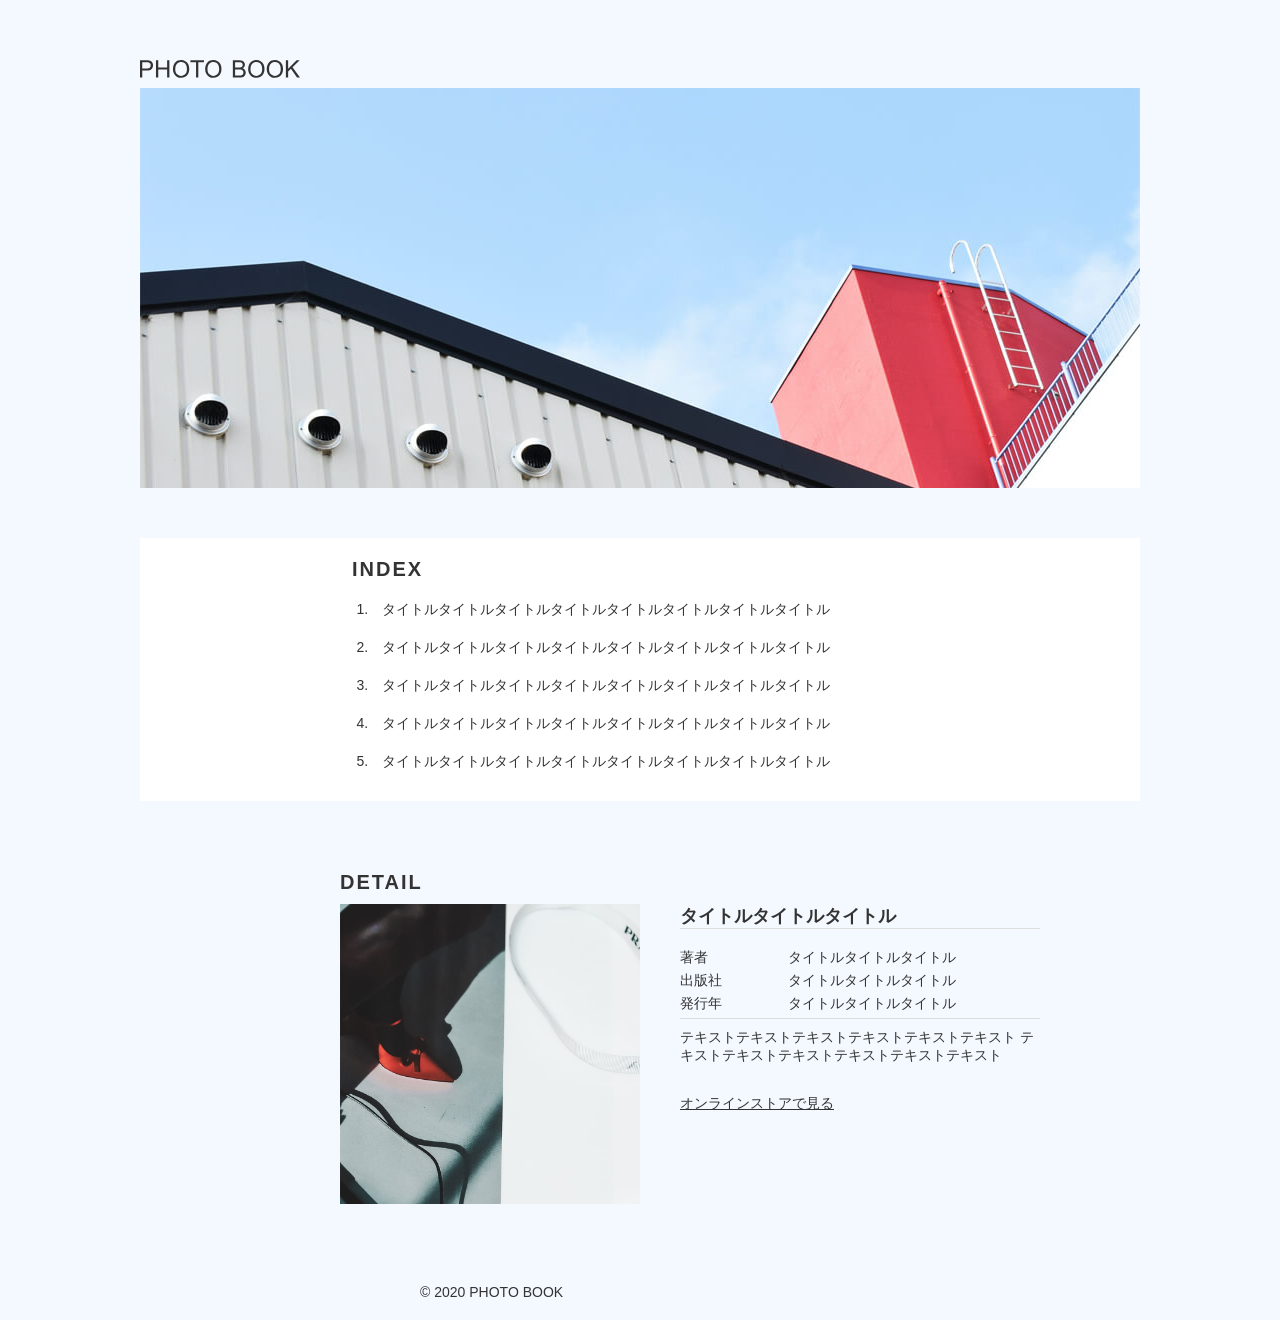
<file: mosha/index.html>
<!DOCTYPE html>
<html lang="ja">
  <head>
    <meta charset="utf-8">
    <title>PHOTO BOOK</title>
    <meta name="viewport" content="width=device-width, initial-scale=1.0">
    <link rel="icon" href="img/favicon.ico">
    <link rel="stylesheet" href="style.css">
  </head>
  <body>
      <header>
        <div class="header-inner">
        <h1 class="photo-book">
          <a href="index.html"><img src="img/logo.svg" alt="PHOTO BOOK">
          </a>
        </h1>
        </div>
      </header>

      <main>
        <div id="main-image">
          <img src="img/mainvisual.jpg" alt="建物の写真">
        </div>

          <section id="index">
          <div class="index-container">
            <div class="index-container-wrapper">
            <h2 class="section-title">INDEX</h2>
            <ol class="index-list">
              <li>タイトルタイトルタイトルタイトルタイトルタイトルタイトルタイトル</li>
              <li>タイトルタイトルタイトルタイトルタイトルタイトルタイトルタイトル</li>
              <li>タイトルタイトルタイトルタイトルタイトルタイトルタイトルタイトル</li>
              <li>タイトルタイトルタイトルタイトルタイトルタイトルタイトルタイトル</li>
              <li>タイトルタイトルタイトルタイトルタイトルタイトルタイトルタイトル</li>
            </ol>
          </div>
          </div>
        </section>

        <section id="detail">
          <div class="detail-container">
            <div class="detail-container-wrapper">
            <h2 class="section-title">DETAIL</h2>
            <div class="detail-content">
              <img class="img" src="img/detail.jpg" alt="靴の写真">
              <div class="text">
                <p class="title">タイトルタイトルタイトル</p>
                <dl>
                  <dt>著者</dt>
                  <dd>タイトルタイトルタイトル</dd>
                  <dt>出版社</dt>
                  <dd>タイトルタイトルタイトル</dd>
                  <dt>発行年</dt>
                  <dd>タイトルタイトルタイトル</dd>
                </dl>
                <p>
                  テキストテキストテキストテキストテキストテキスト
                  テキストテキストテキストテキストテキストテキスト
                </p>
                <a class="link" href="#" target="_blank" rel="noopener noreferrer">オンラインストアで見る</a>
              </div>
            </div>
          </div>
          </div>
        </section>
      </main>

      <footer id="footer">
        <p class="inner">&copy; 2020 PHOTO BOOK</p>
      </footer>
  </body>
</html>
</file>
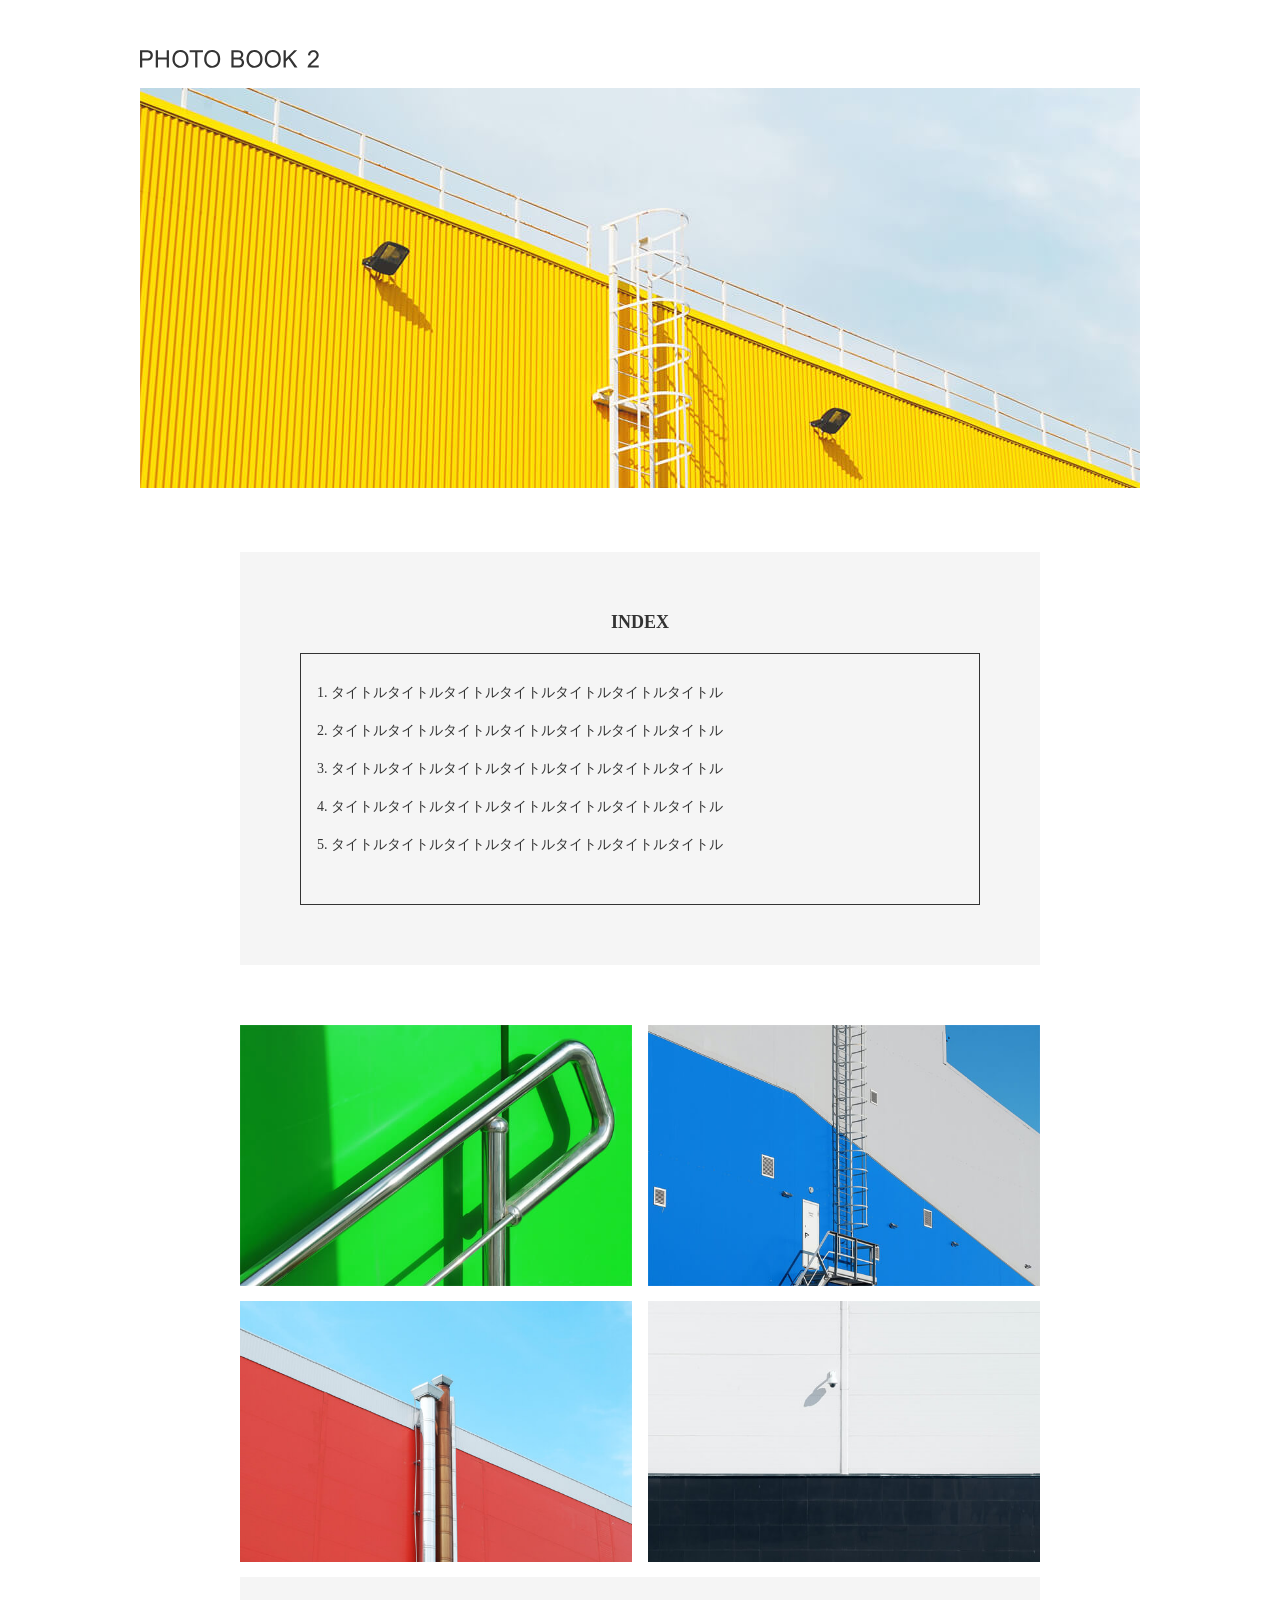
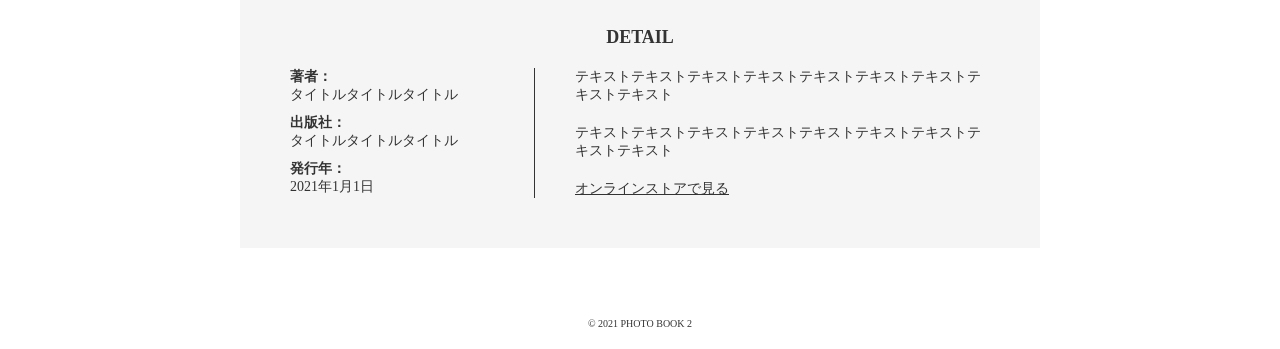
<file: 模写コーディング3/index.html>
<!DOCTYPE html>
<html lang="ja">
  <head>
    <meta charset="utf-8">
    <title>PHOTO BOOK 2</title>
    <meta name="description" content="PHOTO BOOK 2">
    <meta name="viewport" content="width=device-width, initial-scale=1.0">
    <link rel="stylesheet" href="style.css">
  </head>

  <body>
    <div class="container">
      <header>
        <h1 class="header-logo">
          <a href="index.html"><img src="img/logo.svg" alt="PHOTO BOOK 2"></a>
        </h1>
      </header>

      <main>
        <div class="main-image">
          <img src="img/mainvisual.jpg" alt="黄色い建物">
        </div>

        <div class="inner">
          <section id="index">
            <h2 class="section-title">INDEX</h2>
            <div class="index-inner">
              <ol class="index-list">
                <li>タイトルタイトルタイトルタイトルタイトルタイトルタイトル</li>
                <li>タイトルタイトルタイトルタイトルタイトルタイトルタイトル</li>
                <li>タイトルタイトルタイトルタイトルタイトルタイトルタイトル</li>
                <li>タイトルタイトルタイトルタイトルタイトルタイトルタイトル</li>
                <li>タイトルタイトルタイトルタイトルタイトルタイトルタイトル</li>
              </ol>
            </div>
          </section>

          <ul class="list">
            <li><img src="img/photo1.jpg" alt="緑"></li>
            <li><img src="img/photo2.jpg" alt="青"></li>
            <li><img src="img/photo3.jpg" alt="赤"></li>
            <li><img src="img/photo4.jpg" alt="白"></li>
          </ul>

          <section id="detail">
            <h2 class="section-title">DETAIL</h2>
            <div class="title">
              <dl>
                <dt>著者：</dt>
                <dd>タイトルタイトルタイトル</dd>
                <dt>出版社：</dt>
                <dd>タイトルタイトルタイトル</dd>
                <dt>発行年：</dt>
                <dd>2021年1月1日</dd>
              </dl>
              <div class="text">
                <p>テキストテキストテキストテキストテキストテキストテキストテキストテキスト</p>
                <p>テキストテキストテキストテキストテキストテキストテキストテキストテキスト</p>
                <a class="link" href="#">オンラインストアで見る</a>
              </div>
            </div>
          </section>
        </div>
      </main>

      <footer>
        <p class="inner">&copy; 2021 PHOTO BOOK 2</p>
      </footer>
    </div>
  </body>
</html>
</file>
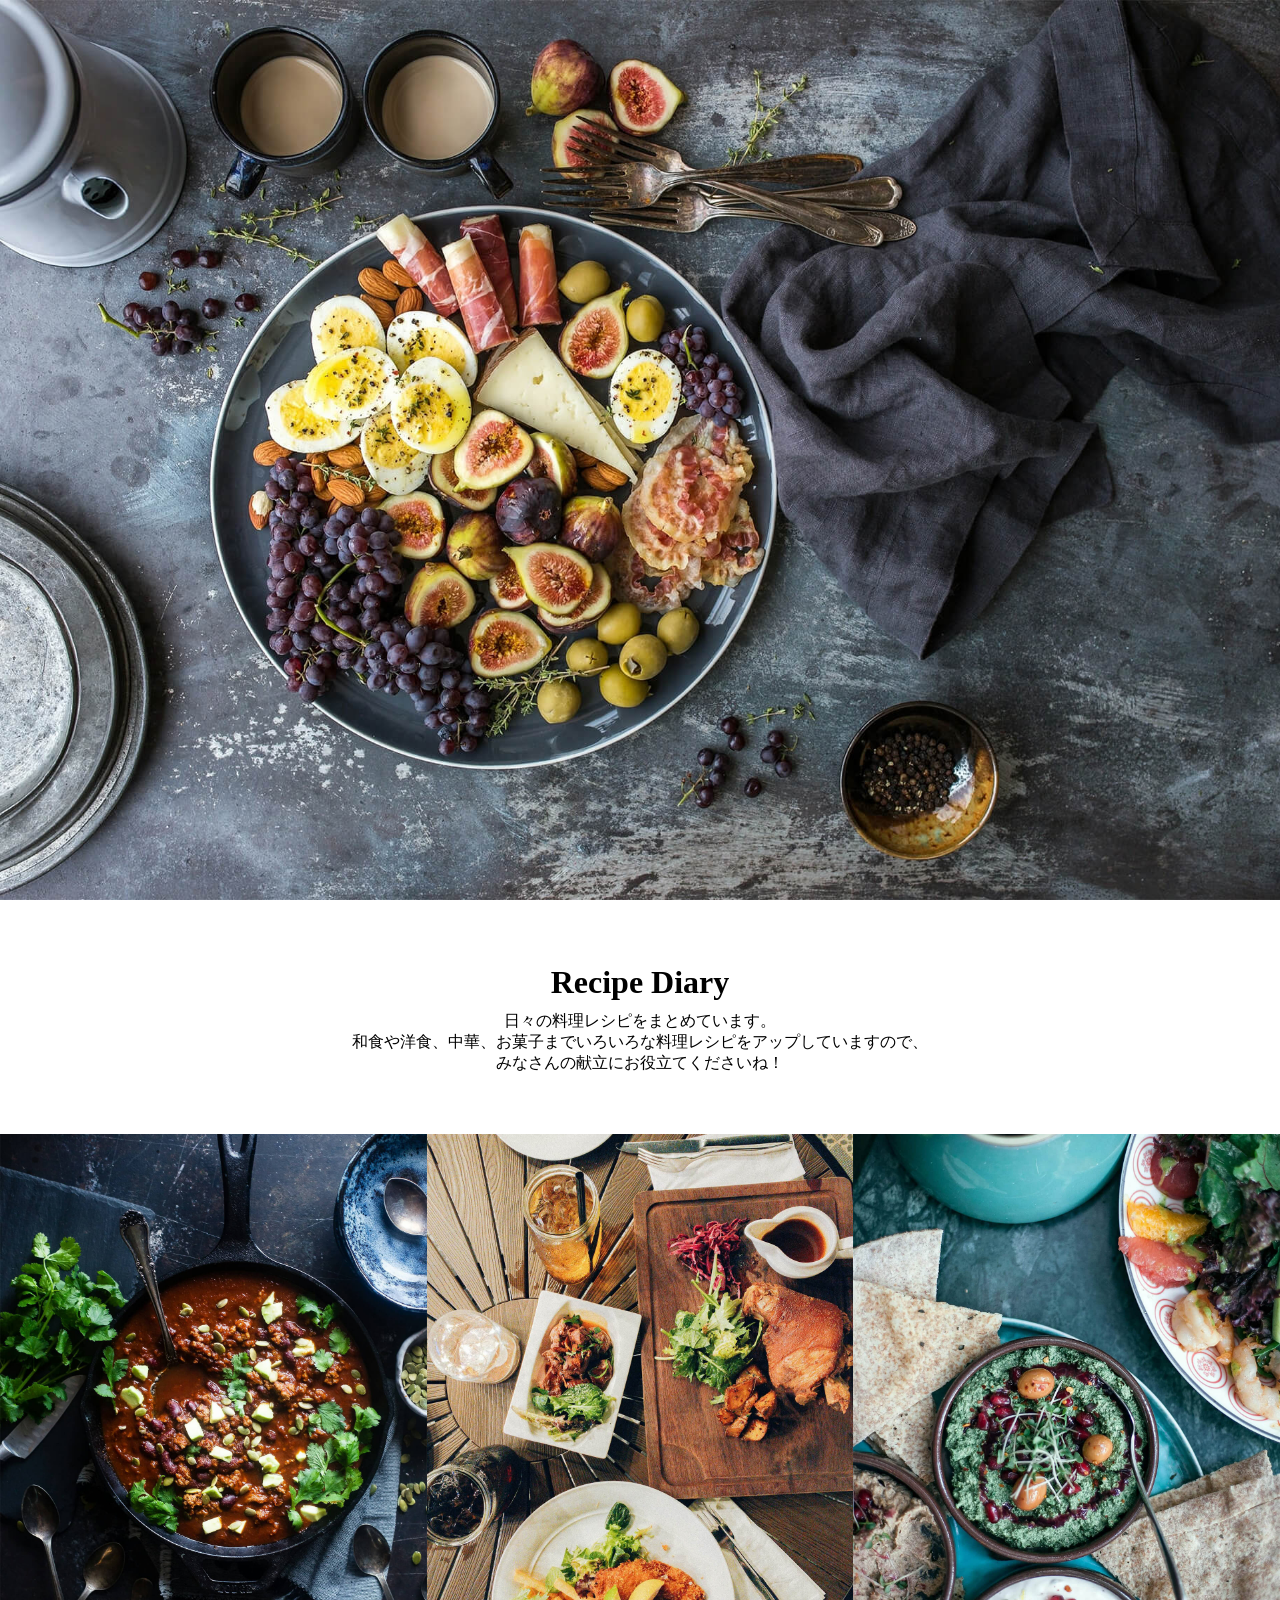
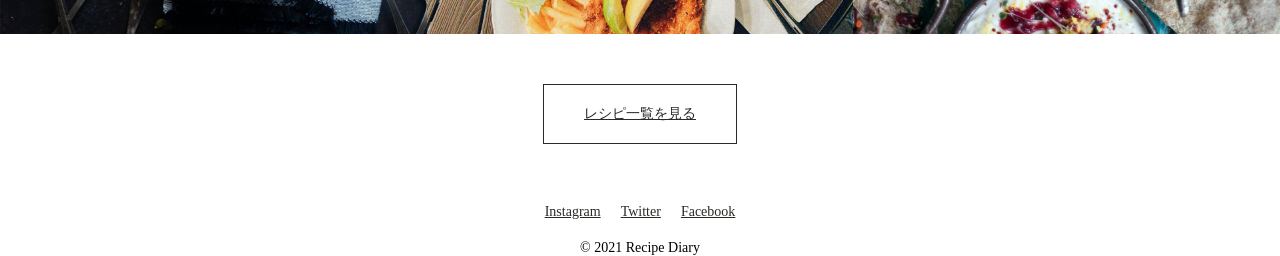
<file: 模写コーディング４/index.html>
<!DOCTYPE html>
<html lang="ja">
  <head>
    <meta charset="utf-8">
    <title>Recipe Diary</title>
    <meta name="description" content="レシピ">
    <meta name="viewport" content="width=device-width, initial-scale=1.0">
    <link rel="stylesheet" href="style.css">
  </head>

  <body>
    <main>
      <div id="main">
        <img src="img/mainvisual.jpg" alt="フライパンの写真">
      </div>

      <div class="text">
        <h1 class="site-title">Recipe Diary</h1>
        <p>
          日々の料理レシピをまとめています。<br>
          和食や洋食、中華、お菓子までいろいろな料理レシピをアップしていますので、<br>
          みなさんの献立にお役立てくださいね！
        </p>
      </div>

      <div class="flex">
        <img src="img/recipe1.jpg" alt="黒いフライパン">
        <img src="img/recipe2.jpg" alt="チキン">
        <img src="img/recipe3.jpg" alt="サラダ">
      </div>

      <div class="text">
        <a class="btn" href="#">レシピ一覧を見る</a>
      </div>
    </main>

    <footer>
      <div class="sns">
        <a href="#">Instagram</a>
        <a href="#">Twitter</a>
        <a href="#">Facebook</a>
      </div>
      
      <p>&copy; 2021 Recipe Diary</p>
    </footer>
  </body>
</html>
</file>
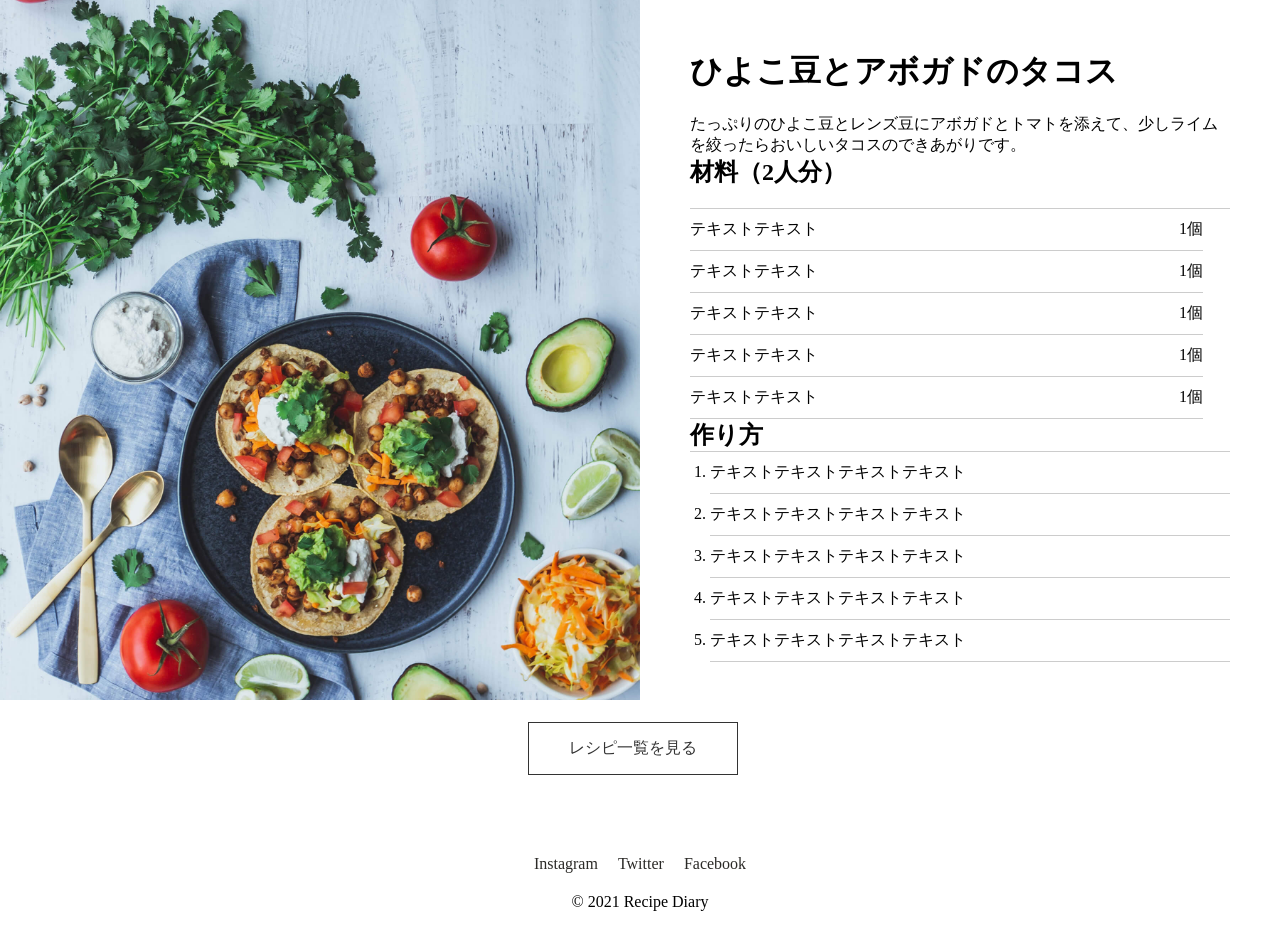
<file: 模写コーディング５/index.html>
<!DOCTYPE html>
<html lang="ja">
  <head>
    <meta charset="utf-8">
    <title>Recipe</title>
    <meta name="description" content="ひよこ豆とアボカドのタコス">
    <meta name="viewport" content="width=device-width, initial-scale=1.0">
    <link rel="stylesheet" href="style.css">
  </head>

  <body>
   <main>
        <div class="main-image">
          <img src="img/recipe.jpg" alt="タコス">
        </div>

        <div class="recipe">
          <h1 class="text-title">ひよこ豆とアボガドのタコス</h1>
          <p>たっぷりのひよこ豆とレンズ豆にアボガドとトマトを添えて、少しライムを絞ったらおいしいタコスのできあがりです。</p>

          <h2 class="title">材料（2人分）</h2>
          <dl class="recipe-list">
            <dt>テキストテキスト</dt>
            <dd>1個</dd>
            <dt>テキストテキスト</dt>
            <dd>1個</dd>
            <dt>テキストテキスト</dt>
            <dd>1個</dd>
            <dt>テキストテキスト</dt>
            <dd>1個</dd>
            <dt>テキストテキスト</dt>
            <dd>1個</dd>
            </dl>
        

          <h2 class="title">作り方</h2>
          <ol class="step-list">
            <li>テキストテキストテキストテキスト</li>
            <li>テキストテキストテキストテキスト</li>
            <li>テキストテキストテキストテキスト</li>
            <li>テキストテキストテキストテキスト</li>
            <li>テキストテキストテキストテキスト</li>
          </ol>

      <div class="btn">
        <a href="#">レシピ一覧を見る</a>
      </div>
      </div>
    </main>

    <footer>
      <div class="sns">
        <a href="#">Instagram</a>
        <a href="#">Twitter</a>
        <a href="#">Facebook</a>
      </div>
      <p>&copy; 2021 Recipe Diary</p>
    </footer>
  </body>
</html>
</file>
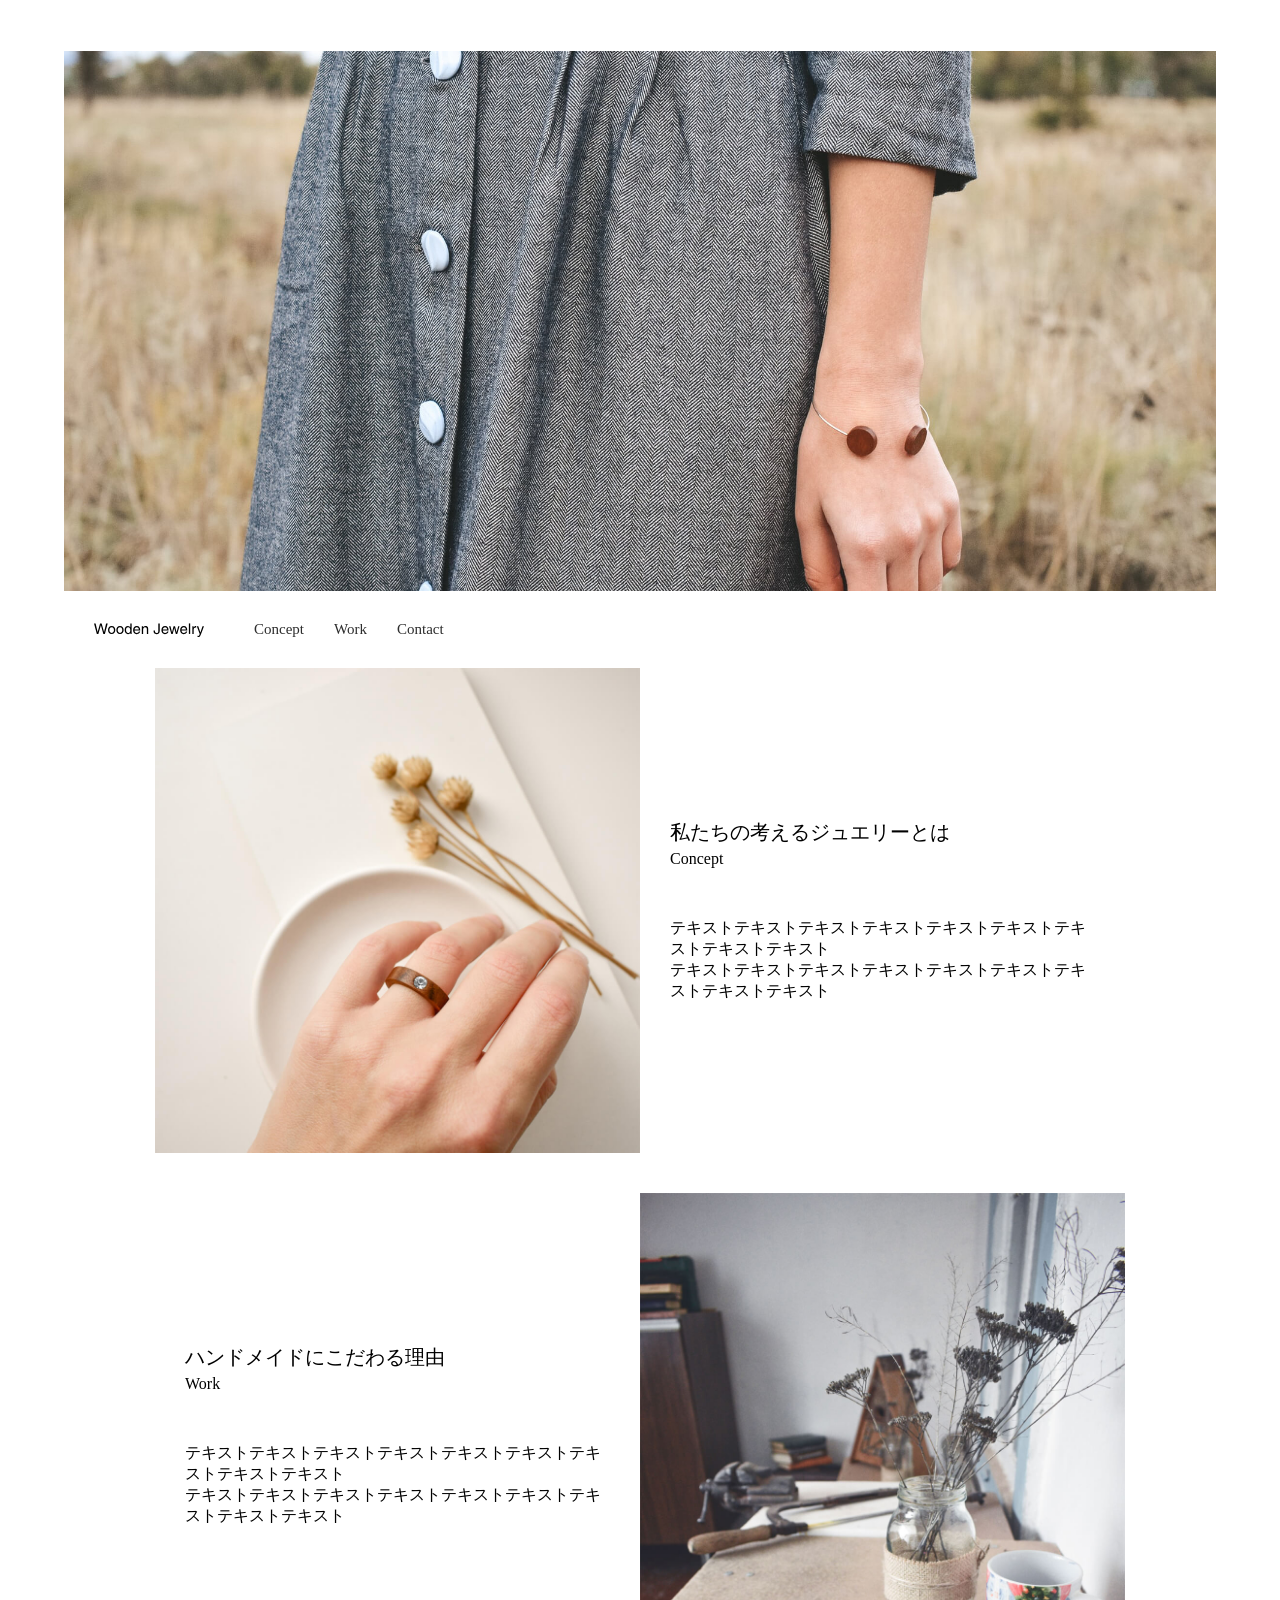
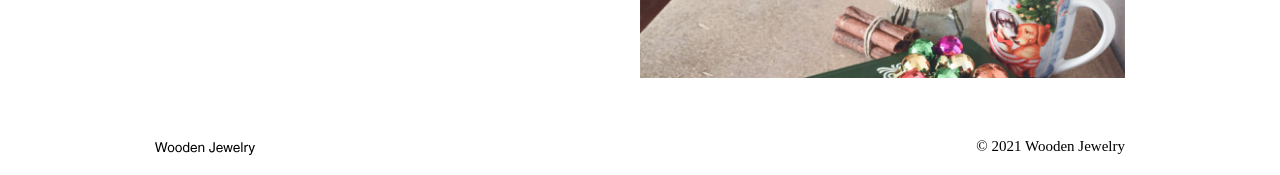
<file: 模写コーディング６/index.html>
<!DOCTYPE html>
<html lang="ja">
  <head>
    <meta charset="utf-8">
    <title>Wooden Jewelry</title>
    <meta name="description" content="木製のジュエリーを販売するサイト">
    <meta name="viewport" content="width=device-width, initial-scale=1.0">
    <link rel="stylesheet" href="style.css">
  </head>

  <body>
    <div id="main">
      <img src="img/mainvisual.jpg" alt="服の写真">
    </div>

    <header>
      <div class="site-title">
        <a href="index.html"><img src="img/logo.svg" alt="Wooden Jewelry"></a>
      </div>

      <nav>
        <ul>
          <li><a href="#concept">Concept</a></li>
          <li><a href="#work">Work</a></li>
          <li><a href="mailto:xxxxx@xxx.xxx?subject=お問い合わせ">Contact</a></li>
        </ul>
      </nav>
    </header>

    <div class="container">
      <main>
        <section id="concept">
          <div class="content">
          <div class="img">
            <img src="img/concept.jpg" alt="木製リング">
          </div>
          <div class="text">
            <h2 class="section-title">私たちの考えるジュエリーとは</h2>
            <span class="section-title-second">Concept</span>
            <p>テキストテキストテキストテキストテキストテキストテキストテキストテキスト</p>
            <p>テキストテキストテキストテキストテキストテキストテキストテキストテキスト</p>
          </div>
          </div>
        </section>

        <section id="work" class="content">
          <div class="text">
            <h2 class="section-title">ハンドメイドにこだわる理由</h2>
            <span class="section-title-second">Work</span>
            <p>テキストテキストテキストテキストテキストテキストテキストテキストテキスト</p>
            <p>テキストテキストテキストテキストテキストテキストテキストテキストテキスト</p>
          </div>
          <div class="img">
            <img src="img/work.jpg" alt="ドライフラワー">
          </div>
        </section>
      </main>

      <footer>
        <div class="logo">
          <img src="img/logo.svg" alt="Wooden Jewelry">
        </div>
        <p>&copy; 2021 Wooden Jewelry</p>
      </footer>
    </div>
  </body>
</html>
</file>
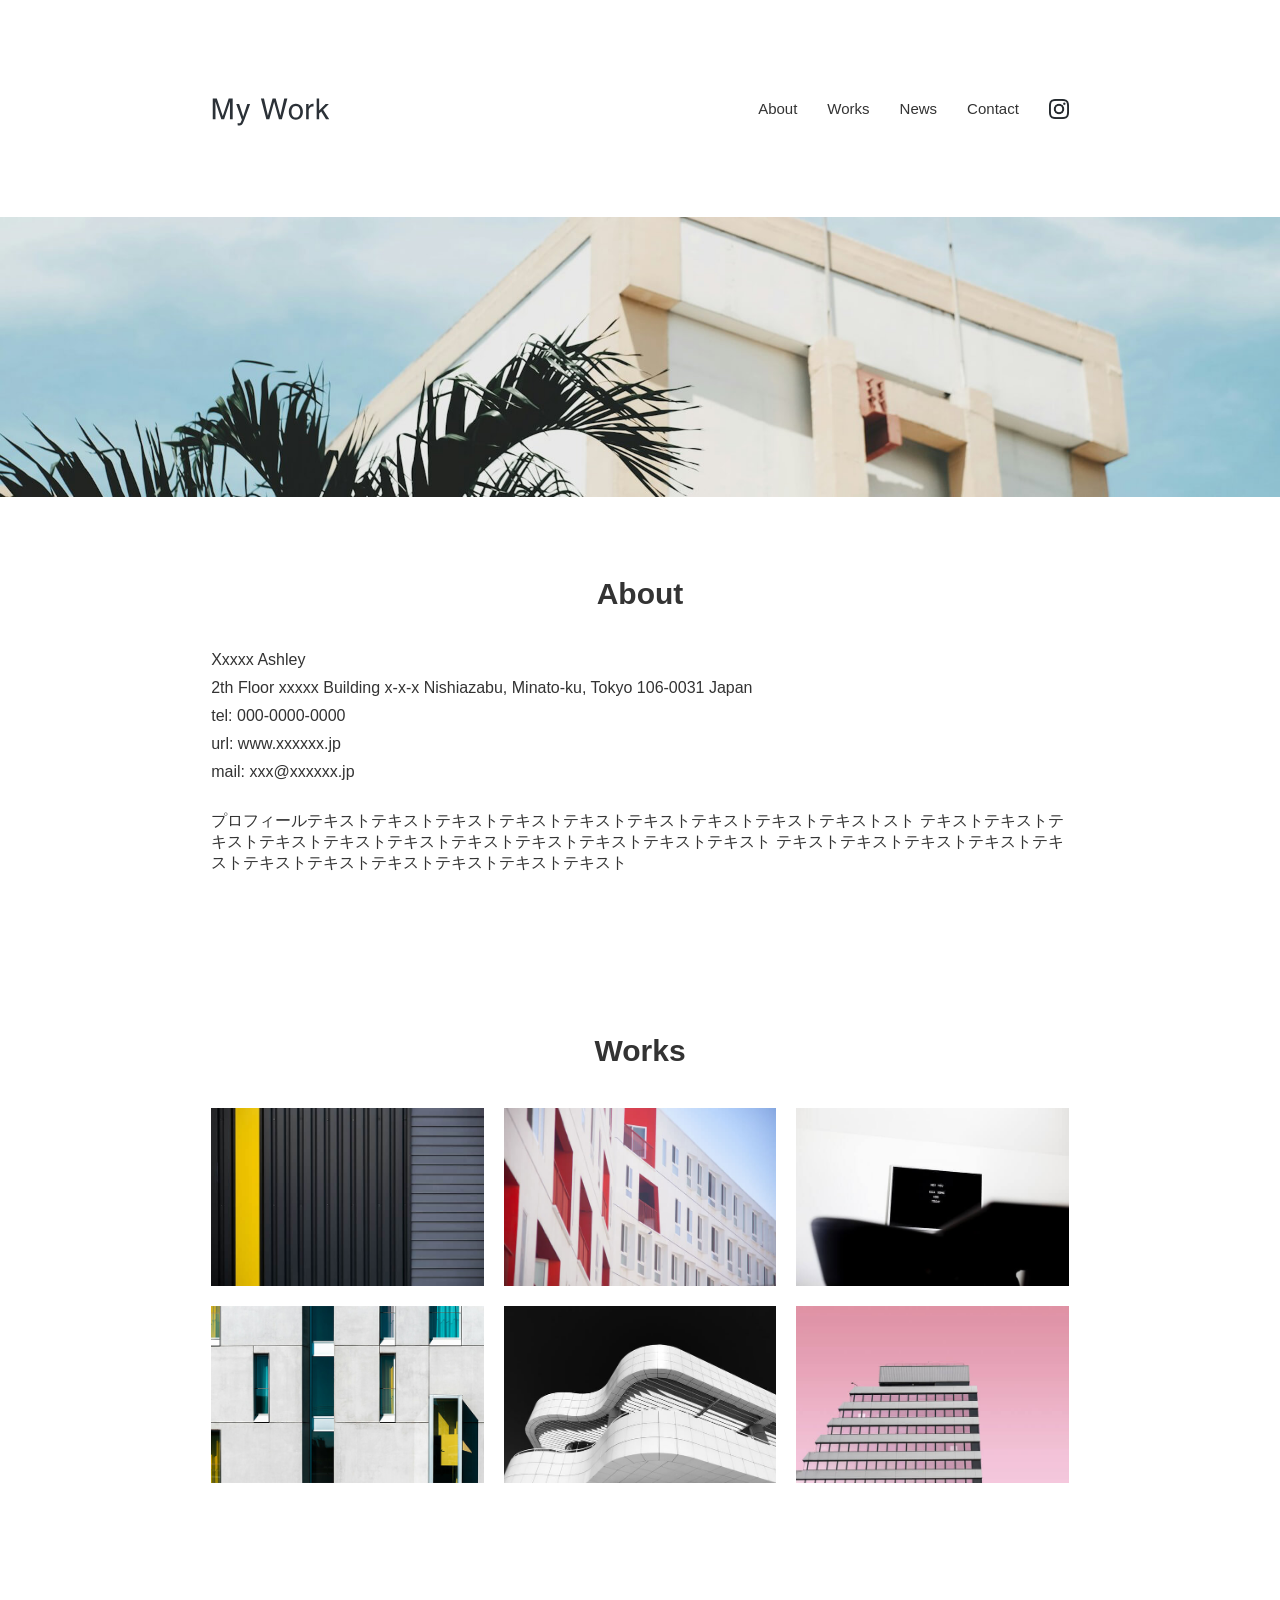
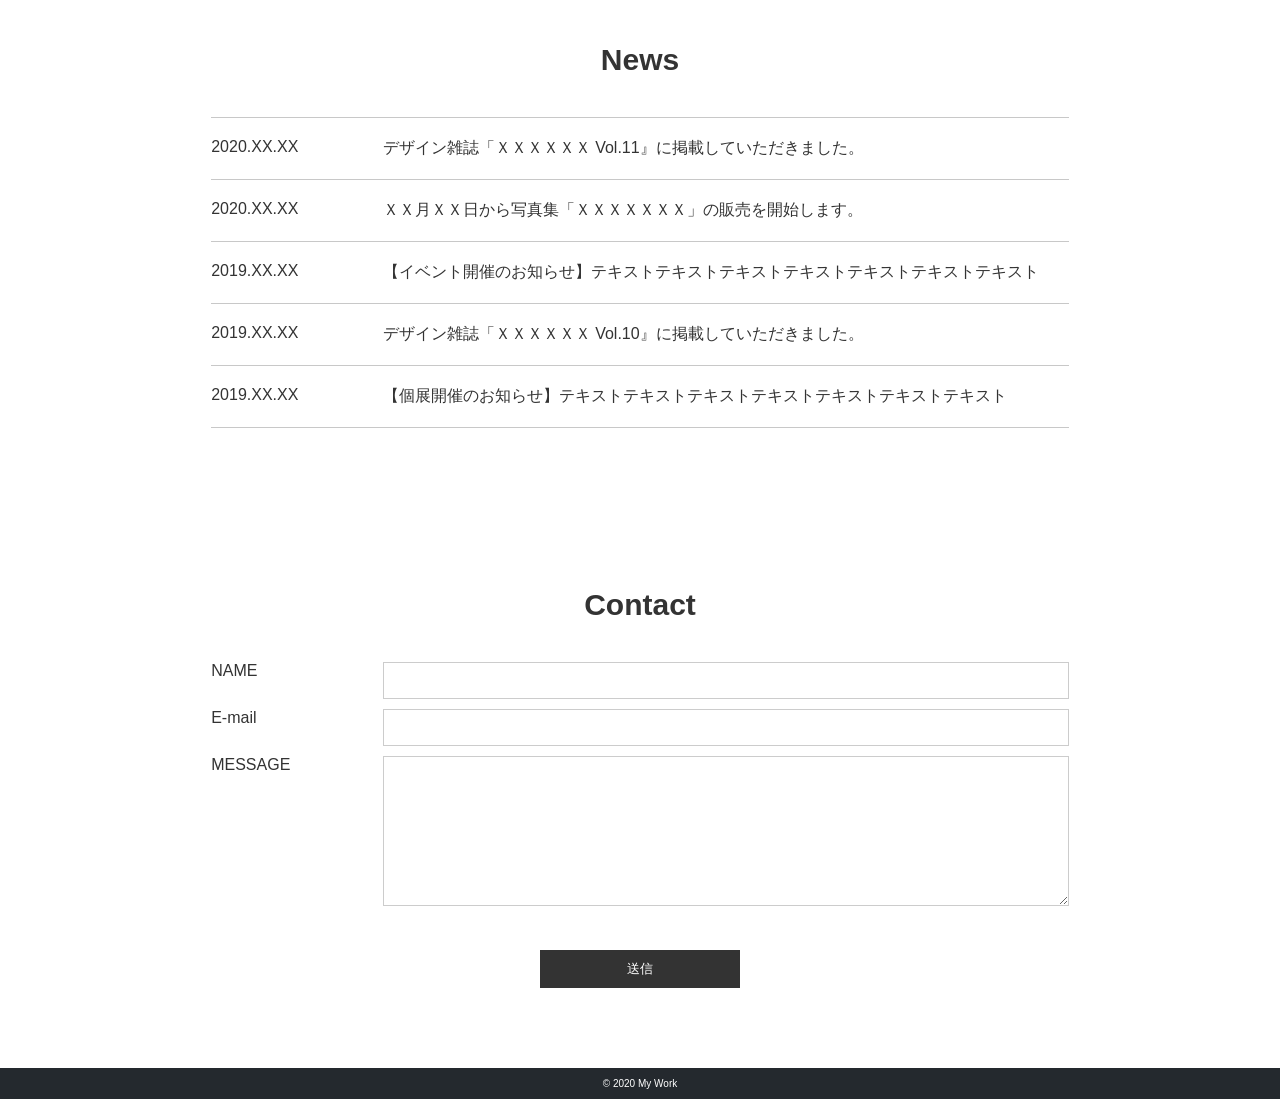
<file: 模写コーディング７/index.html>
<!DOCTYPE html>
<html lang="ja">
  <head>
    <meta charset="utf-8">
    <title>My Work</title>
    <meta name="description" content="ホームページ">
    <meta name="viewport" content="width=device-width, initial-scale=1.0">
    <link rel="stylesheet" href="style.css">
  </head>

  <body>
    <header>
  <div class="header-inner">
    <h1 class="site-title">
      <a href="index.html"><img src="img/logo.svg" alt="My Work"></a>
    </h1>
    <nav>
      <ul>
        <li><a href="#about">About</a></li>
        <li><a href="#works">Works</a></li>
        <li><a href="#news">News</a></li>
        <li><a href="#contact">Contact</a></li>
        <li>
          <a href="https://www.instagram.com/" target="_blank">
            <img class="icon" src="img/icon-instagram.png" alt="インスタ">
          </a>
        </li>
      </ul>
    </nav>
  </div>
</header>

    <main>
      <div id="mainvisual">
        <picture>
          <source media="(max-width: 600px)" srcset="img/mainvisual-sp.jpg">
          <img src="img/mainvisual-pc.jpg" alt="白い建物">
        </picture>
      </div>

      <section id="about" class="wrapper">
        <h2 class="sec-title">About</h2>
        <ul>
          <li>Xxxxx Ashley</li>
          <li>2th Floor xxxxx Building x-x-x Nishiazabu, Minato-ku, Tokyo 106-0031 Japan</li>
          <li>tel: 000-0000-0000</li>
          <li>url: www.xxxxxx.jp</li>
          <li>mail: xxx@xxxxxx.jp</li>
        </ul>
        <p>
          プロフィールテキストテキストテキストテキストテキストテキストテキストテキストテキストスト
          テキストテキストテキストテキストテキストテキストテキストテキストテキストテキストテキスト
          テキストテキストテキストテキストテキストテキストテキストテキストテキストテキストテキスト
        </p>
      </section>

      <section id="works" class="wrapper">
        <h2 class="sec-title">Works</h2>
        <ul>
          <li><img src="img/works1.jpg" alt="テキストテキストテキスト"></li>
          <li><img src="img/works2.jpg" alt="テキストテキストテキスト"></li>
          <li><img src="img/works3.jpg" alt="テキストテキストテキスト"></li>
          <li><img src="img/works4.jpg" alt="テキストテキストテキスト"></li>
          <li><img src="img/works5.jpg" alt="テキストテキストテキスト"></li>
          <li><img src="img/works6.jpg" alt="テキストテキストテキスト"></li>
        </ul>
      </section>

      <section id="news" class="wrapper">
        <h2 class="sec-title">News</h2>
        <dl>
          <dt>2020.XX.XX</dt>
          <dd>デザイン雑誌「ＸＸＸＸＸＸ Vol.11』に掲載していただきました。</dd>
          <dt>2020.XX.XX</dt>
          <dd>ＸＸ月ＸＸ日から写真集「ＸＸＸＸＸＸＸ」の販売を開始します。</dd>
          <dt>2019.XX.XX</dt>
          <dd>【イベント開催のお知らせ】テキストテキストテキストテキストテキストテキストテキスト</dd>
          <dt>2019.XX.XX</dt>
          <dd>デザイン雑誌「ＸＸＸＸＸＸ Vol.10』に掲載していただきました。</dd>
          <dt>2019.XX.XX</dt>
          <dd>【個展開催のお知らせ】テキストテキストテキストテキストテキストテキストテキスト</dd>
        </dl>
      </section>

      <section id="contact" class="wrapper">
        <h2 class="sec-title">Contact</h2>
        <form action="#" method="post">
          <dl>
            <dt><label for="name">NAME</label></dt>
            <dd><input type="text" id="name" name="your-name"></dd>
            <dt><label for="email">E-mail</label></dt>
            <dd><input type="email" id="email" name="your-email"></dd>
            <dt><label for="message">MESSAGE</label></dt>
            <dd><textarea id="message" name="your-message"></textarea></dd>
          </dl>
          <div class="button"><input type="submit" value="送信"></div>
        </form>
      </section>
    </main>

    <footer>
      <p>&copy; 2020 My Work</p>
    </footer>

  </body>

</html>
</file>
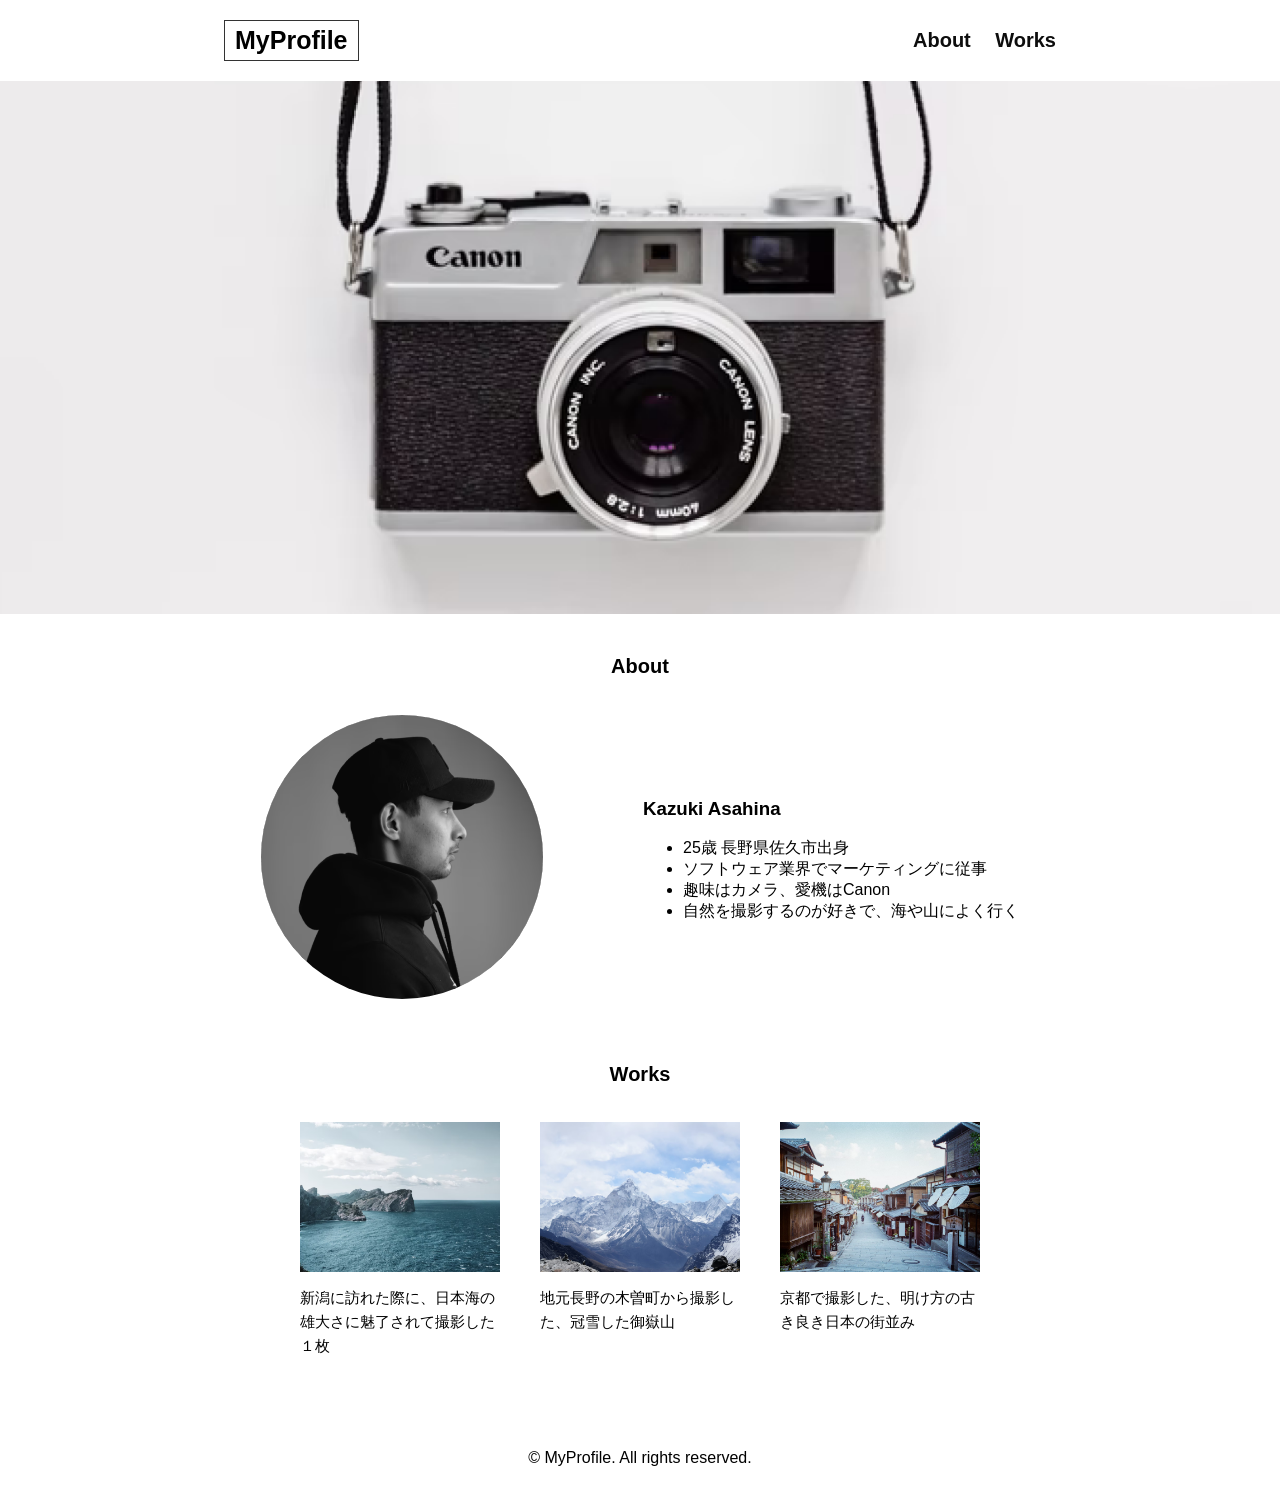
<file: 模写コーディング/mosha.html>
<!DOCTYPE html>
<html>
<head>
  <meta charset="UTF-8">
  <title>「MyProfile」</title>
  <meta name="description" content="「MyProfile」">
  <meta name="viewport" content="width=device-width, initial-scale=1.0">
  <link rel="stylesheet" href="style.css">
</head>
<body>

  <header>
    <div class="header-in">
      <h1 class="logo">MyProfile</h1>
      <nav id="header-nav">
        <a href="#about-content">About</a>
        <a href="#works-content">Works</a>
      </nav>
    </div>
  </header>
<main>
<article>
        <section class="main-image">
   <img src="image/8ff30074c63ab4df2297b2343da2412c0e716f12.png" alt="カメラの画像"/>
        </section>
        <section id="about-content">
          <h2 class="section-title">About</h2>
          <div class="about-flex-container">
          <div class="profile-photo">
          <img src="image/62b9a940394f4742e1fd4d08b8ce6fc59643c9c9.png" alt="自己紹介の画像"/>
          </div>
        <div class="profile-text">
        <h3>Kazuki Asahina</h3>
        <ul>
          <li>25歳 長野県佐久市出身</li>
          <li>ソフトウェア業界でマーケティングに従事</li>
          <li>趣味はカメラ、愛機はCanon</li>
          <li>自然を撮影するのが好きで、海や山によく行く</li>
          </ul>
         </div>
          </div>
         </section>
          <section id="works-content">
            <h2 class="section-title">Works</h2>
            <div class="works-flex-container">
             <div class="work-photo">
            <img src="image/b570b968ccf2b37acc5c86235b964b962d939970.png" alt="海の画像">
            <p>新潟に訪れた際に、日本海の雄大さに魅了されて撮影した１枚</p>
            </div> 

            <div class="work-photo">
            <img src="image/fef9028669194307740cc82fafe86ee8141b1239.png" alt="山の画像">
            <p>地元長野の木曽町から撮影した、冠雪した御嶽山</p>
          </div> 

            <div class="work-photo">
            <img src="image/8e03e51e11def9fec714c81f810e8e8b0137c35e.png" alt="街の画像">
            <p>京都で撮影した、明け方の古き良き日本の街並み</p>
          </div> 
          
          </div>
          </section>
       </article>
    </main>
    <footer>
      <p>&copy; MyProfile. All rights reserved.</p>
    </footer>
  </body>
</html>
</file>
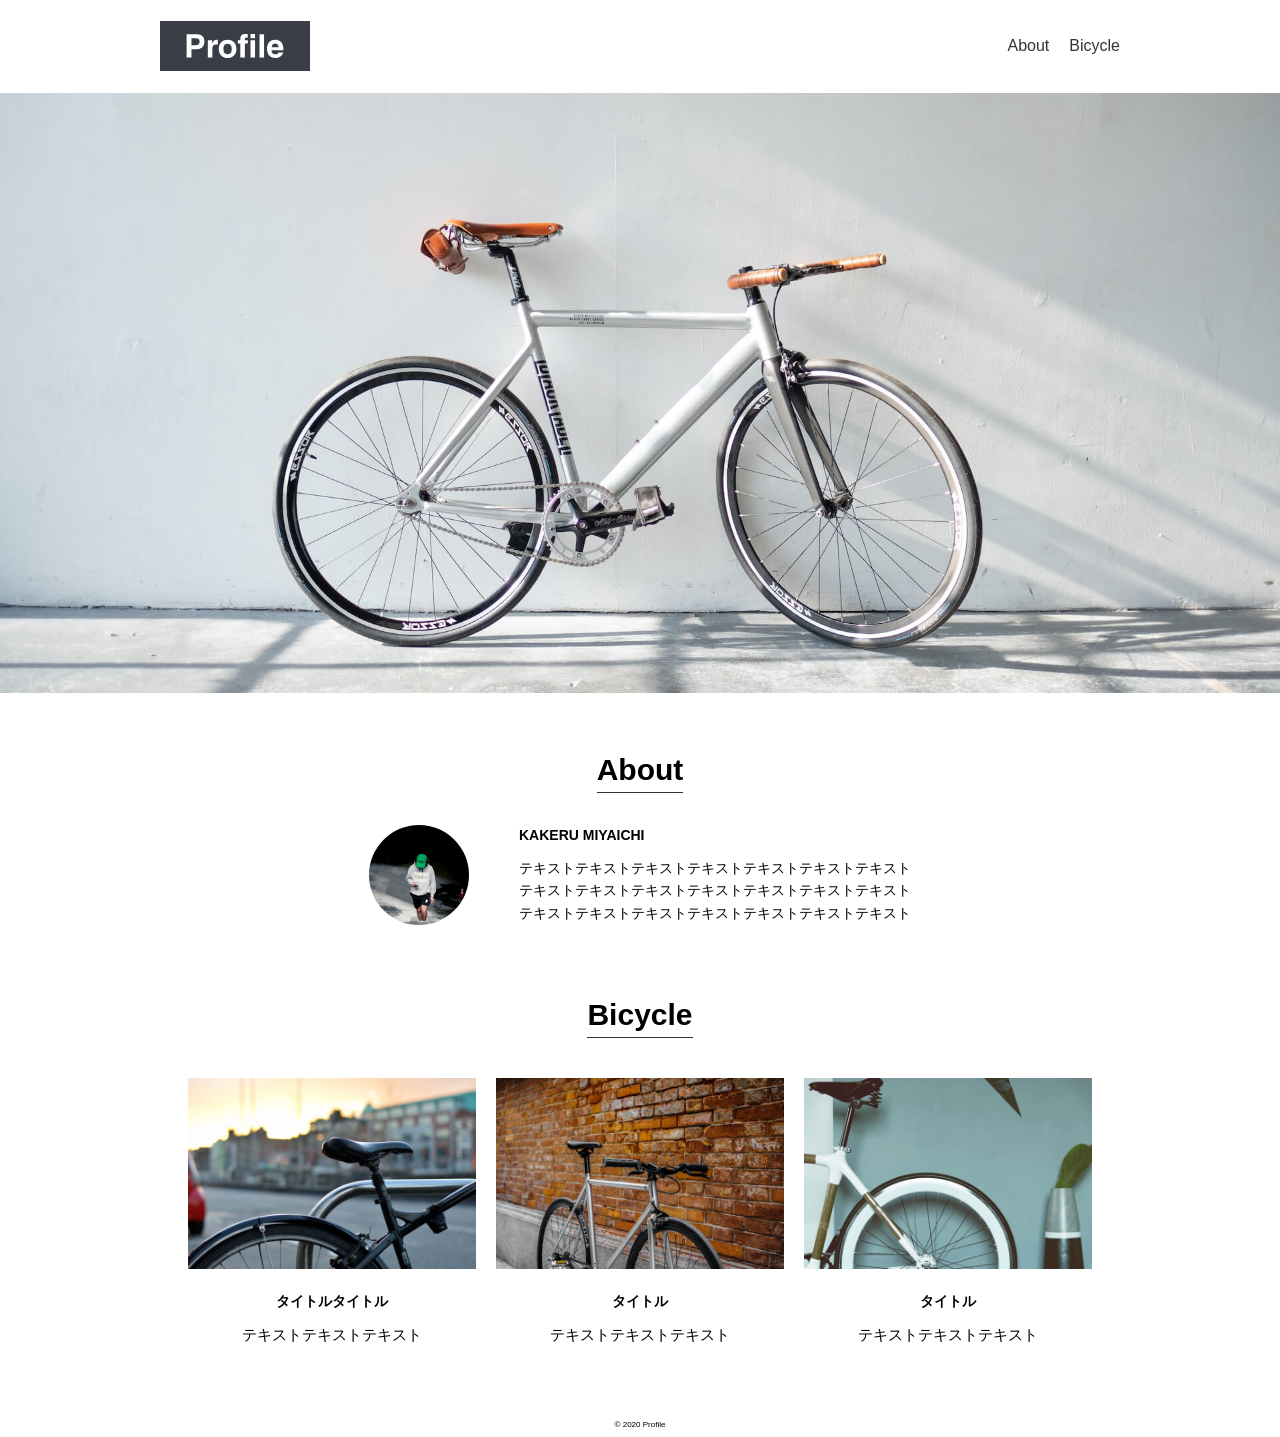
<file: 模写コーディング２/moha.html>
<!DOCTYPE html>
<html lang="en">
<head>
    <meta charset="UTF-8"> 
    <title>profile</title>
    <meta name="viewport" content="width=device-width, initial-scale=1.0">
   <link rel="stylesheet" href="style.css">
</head>
<body>

<header class="header">
    <h1 class="profile"><a href="masha.html"><img src="img/logo.svg" alt="profile"></a></h1>
<nav>
    <ul>
        <li><a href="#about">About</a></li>
        <li><a href="#bicycle">Bicycle</a></li>
    </ul>
  </nav>
 </header>  

 <main>
    <article>
    <section id="main-image">
        <img src="img/mainvisual.jpg" alt="自転車の画像">
     </section>

        <section id="about">
            <h2 class="section-title">About</h2>

            <div class="about-content">
                <img src="img/about.jpg " alt="プロフィール画像">

                 <div class="about-text">
                    <h3>KAKERU MIYAICHI</h3>
                    <p>テキストテキストテキストテキストテキストテキストテキスト<br>
                       テキストテキストテキストテキストテキストテキストテキスト<br>
                       テキストテキストテキストテキストテキストテキストテキスト</p>
          </div>
        </div>
      </section>
      <section id="bicycle">
            <h2 class="section-title">Bicycle</h2>
      <div class="bicycle-list">
            <div class="bicycle-content">
                <img src="img/bicycle1.jpg" alt="自転車の画像">
                 <div class="bicycle-text">
                    <h3>タイトルタイトル</h3>
                    <p>テキストテキストテキスト</p>
                    </div>
                   </div>
            <div class="bicycle-content">
                <img src="img/bicycle2.jpg" alt="自転車の画像">
                 <div class="bicycle-text">
                    <h3>タイトル</h3>
                    <p>テキストテキストテキスト</p>
                    </div>
                    </div>
            <div class="bicycle-content">
                <img src="img/bicycle3.jpg" alt="自転車の画像">
                  <div class="bicycle-text">
                    <h3>タイトル</h3>
                    <p>テキストテキストテキスト</p>
                    </div>
                </div>
                </section>
            </article>
           </main>
        <footer>
           <p>&copy; 2020 Profile </p>
    </footer>
   </body>
</html>
</file>
<file: mosha/style.css>
@charset "utf-8";

* {
    margin: 0;
    padding: 0;
    box-sizing: border-box;
}

.header-inner, #main-image,.index-container  {
    max-width: 1000px;
    margin: 0 auto;
    display: block;
}

body {
    background-color: #f4f9ff;
    font-family: Arial, sans-serif;
    color: #333;
    font-size: 14px;
}

header {
    margin-top: 60px;
    padding-bottom: 10px;
    width: auto;
}

/*メイン*/

.photo-book img {
    width: 160px;
    display: block;
}

#main-image {
    width: 1000px;
    margin: 0 auto 40px auto;
}

#main-image img {
    width: 100%;
    height: auto;
    display: block;
}


/* インデックス */

#index {
    width: 100%;
    padding: 10px 10px;
}

.index-container {
    background-color: #fff;
    max-width: 1000px;
    padding: 20px;
    margin: 0 auto;
}

.index-container-wrapper {
    max-width: 500px;
    margin-left: 20%;
    text-align: left;
}

.section-title {
    font-weight: bold;
    font-size: 20px;
    margin-bottom: 10px;
    letter-spacing: 0.1em;
}

.index-list {
    list-style: decimal;
    padding-left: 20px;
    margin: 0;
}

.index-list li {
    padding: 10px;
}



/*ディテール*/

.detail-container {
    max-width: 800px;
    margin: 0 auto;
    padding: 60px 0;
}

.detail-content {
    display: flex;
    justify-content: flex-start;
    align-items: flex-start;
    gap: 40px;
}

.detail-content img{
    width: 300px;
    height: auto;
}

.detail-content text {
    max-width: 500px;
    text-align: left;
}

.detail-container-wrapper {
    max-width: 800px;
    margin-left: 100px;
    text-align: left;
}

.detail-content .title{
    font-weight: bold;
    font-size: 18px;
    margin-bottom: 0;
}

.detail-content dl {
    display: flex;
    flex-wrap: wrap;
    border-top: 1px solid #ddd;
    border-bottom: 1px solid #ddd;
    padding-top: 20px;
    margin-bottom: 10px;
}

.detail-content dt {
    width: 30%;
}

.detail-content dd {
    width: 60%;
    margin-bottom: 5px;
}

.link {
    display: inline-block;
    color:#333;
    text-decoration: underline;
    font-size: 14px;
    margin-top: 30px;
}

#footer {
    padding: 20px 0;
    font-size: 14px;
    text-align: left;
    margin-left: 420px;
}


/*スマホ*/
@media screen and (max-width: 1024px) {
    .header-inner,#main-image,.detail-container,#footer {
    max-width: 100%;
    padding-left: 15px;
    padding-right: 15px;
    }


header {
    margin-top: 40px;
    padding-bottom: 0;
}

#main-image {
    margin: 10px auto;
}

.index-container-wrapper {
    max-width: 100%;
    margin-left: 0;
    padding-left: 10px;
    padding-right: 10px;
}

.detail-content {
    flex-direction: column;
}


.detail-content img {
    width: 100%;
    max-width: 100%;
}

.detail-container-wrapper {
    width: 100%;
    margin-left: 0;
    padding: 0 10px;
}

.detail-content dl{
    display: flex;
    flex-wrap: wrap;
    width: 100%;
}

.detail-content dt {
    width: 30%;
    text-align: left;
    margin-bottom: 5px;
}

.detail-content dd {
    width: 70%;
    margin-left: 0;
    margin-bottom: 5px;
    text-align: left;
}

/*フッター*/

#footer {
    margin-left: 0;
}
}
</file>
<file: 模写コーディング3/style.css>
@charset "UTF-8";

* {
    margin: 0;
    padding: 0;
    box-sizing: border-box;
}

body {
  color: #333;
  font-size: 14px
}

img {
  max-width: 100%;
}


.container {
  max-width: 1000px;
  margin: 0 auto;
}

.inner {
  max-width: 800px;
  margin: 0 auto;
}



/*ヘッダー*/
header {
  margin-top: 50px;
  margin-bottom: 20px;
  text-align: left;
}

.header-logo {
    display: block;
  width: 180px;
  margin-left: 0;
}

.header-logo img {
    width: 100%;
    display: block;
}


/*メインビジュアル*/
.main-image {
  margin-bottom: 60px;
  text-align: center;
}


/*インデックス*/

#index {
  background-color: #f5f5f5;
  padding: 60px;
  margin-bottom: 60px;
}
#index .index-inner {
  border: solid 1px #333;
  padding: 30px;
}

.section-title {
   font-size: 18px;
  font-weight: bold;
  margin-bottom: 20px;
  text-align: center;
}


.index-inner .index-list {
  display: table;
}

.index-list li {
  margin-bottom: 20px;
}

ul {
  list-style: none;
}

/*イメージ*/

.list {
  display: flex;
  flex-wrap: wrap;
  justify-content: space-between;
  padding: 0;
  margin-top: 60px;
}

.list li {
  width: 49%;
  margin-bottom: 15px;
}

.list li img {
  width: 100%;
  height: auto;
  vertical-align: bottom;
}

/*ディテール*/
#detail {
  background-color: #f5f5f5;
  padding: 50px;
  margin-bottom: 50px;
}

#detail .title {
  display: flex;
}

#detail dl {
  width: 35%;
  border-right: solid 1px #333;
  padding-right: 30px;
}

#detail dt {
  font-weight: bold;
}

#detail dd {
  margin-bottom: 10px;
}

#detail dd:last-child {
  margin-bottom: 0;
}

#detail .text {
  width: 65%;
  padding-left: 40px;
}

#detail .text p {
  margin-bottom: 20px;
}

#detail .text .link {
  color: #333;
}



/*フッター*/
footer {
  width: 100%;
  font-size: 10px;
  padding: 20px 0;
  text-align: center;
}


/*スマホ*/
@media screen and (max-width: 1024px) {
  .inner {
    padding: 0 20px;
  }

  /*ヘッダー*/
  #header {
    padding-left: 20px;
  }

  .header-logo {
    width: 180px !important;
    margin-left: 20px !important;
  }

  /*インデックス*/
  #index {
    padding: 40px 20px;
  }

  /*イメージ*/
  

  .list {
    flex-direction: column;
  }
  .list li {
    width: 100%;
    text-align: center;
  }

  /*ディテール*/

  #detail {
    padding: 20px;
  }
  
  #detail .title {
    display: block;
  }
  #detail dl {
    width: 100%;
    border-right: none;
    border-bottom: solid 1px #333;
    padding-right: 0;
    padding-bottom: 30px;
    margin-bottom: 30px;
  }

  #detail .text {
    width: 100%;
    padding-left: 0;
  }
}
</file>
<file: 模写コーディング４/style.css>
@charset "UTF-8";

* {
    margin: 0;
    padding: 0;
    box-sizing: border-box;
}

#main img {
  width: 100%;
  height: 100vh;
  object-fit: cover;
  object-position: center top;
  margin-bottom: 60px;
}

/*テキスト*/
.text {
  text-align: center;
  padding: 0 20px;
  margin-bottom: 60px;
}

.text .site-title {
  margin-bottom: 10px;
}


.flex {
  display: flex;
  width: 100%;
  margin-bottom: 50px;
  gap: 0;
}

.flex img {
  width: calc(100%/3);
  list-style: none;
  height: 500px;
  object-fit: cover;
  vertical-align: bottom;
}


.text .btn {
  display: inline-block;
  border: solid 1px #2b2a27;
  font-size: 14px;
  padding: 20px 40px;
}


/*フッター*/

footer {
  width: 100%;
  font-size: 14px;
  display: flex;
  align-items: center;
  flex-direction: column;
}

.sns {
  display: flex;
  justify-content: center;
  align-items: center;
  margin-bottom: 20px;
  gap: 20px;
}

a {
  color: #2b2a27;
}

/*スマホ版*/
@media screen and (max-width: 834px) {

  /*Image/*
　「flex-direction: column;」で縦並びにする*/

  .flex {
    flex-direction: column;
  }
  .flex img {
    width: 100%;
  }
}
</file>
<file: 模写コーディング５/style.css>
@charset "UTF-8";

* {
    margin: 0;
    padding: 0;
    box-sizing: border-box;
}

main {
display: flex;
min-height: 100%;
}

.main-image {
width: 50%;
}

.main-image img {
width: 100%;
height: 700px;
object-fit: cover;
display: block;
}

.recipe {
width: 50%;
padding: 50px;
}

.recipe-list dt, .recipe-list dd {
display: inline-block;
padding: 15px 0;
border-bottom: 1px solid #ccc;
}

.text-title {
font-size: 2rem;
margin-bottom: 20px;
}


.recipe-list {
display: flex;
flex-wrap: wrap;
border-top: 1px solid #ccc;
margin-top: 20px;
}

.recipe-list dt {
width: 80%;
padding: 10px 0;
border-bottom: 1px solid #ccc;
}

.recipe-list dd {
width: 15%;
padding: 10px 0;
border-bottom: 1px solid #ccc;
text-align: right;
margin-inline-start: 0;
}


.step-list {
padding: 0;
border-top: 1px solid #ccc;
}

.step-list li {
padding: 10px 0;
border-bottom: 1px solid #ccc;
margin-left: 20px;
}


.btn {
margin-top: 60px;
display: flex;
width: 200%;
transform: translateX(-15%);
}

.btn a {
display: inline-block;
border: 1px solid #333;
padding: 15px 40px;
text-decoration: none;
color: #333;
}


footer {
padding: 30px 0;
display: flex;
flex-direction: column;
align-items: center;
}

.sns {
display: flex;
flex-direction: row;
gap: 20px;
margin-bottom: 20px;
}

.sns a {
color: #2b2a27;
text-decoration: none;
}

/*スマホ版*/
@media screen and (max-width: 834px) {
  
  main {
    flex-direction: column;
  }
  .main-image,.recipe {
    width: 100%;
  }

  .main-image img {
   height: auto;
  }
  
  .recipe {
    padding: 30px 20px;
    text-align: left;
  }

  .recipe-list {
  display: flex;
  flex-wrap: wrap;
  padding: 0;
  }

  .recipe-list dt {
  width: 80%;
  text-align: left;
  border-bottom: 1px solid #ccc;
  padding: 10px 0;
  }

  .recipe-list dd {
  width: 20%;
  text-align: right;
  border-bottom: 1px solid #ccc;
  padding: 10px 0;
  margin-inline-start: 0;
  }

.recipe-list {
  text-align: left;
  padding-left: 20px;
}

  .btn {
  width: 100%;
  display: flex;
  justify-content: center;
  transform: none;
  margin-left: 0;
  }

  .btn a {
  width: 50%;
  text-align: center;
  }
  }
</file>
<file: 模写コーディング６/style.css>
@charset "UTF-8";

* {
    margin: 0;
    padding: 0;
    box-sizing: border-box;
}

body {
  font-family: 'Crimson Text', serif;
}

img {
  max-width: 100%;
  vertical-align: bottom;
}

ul {
  list-style: none;
}


.container {
  max-width: 1000px;
  margin: 0 auto;
  padding: 0 15px;
}

.site-title {
  width: 110px;
  line-height: 2px;
  margin-right: 50px;
}

.site-title a {
  display: block;
}

a {
  color: #2d2d2d;
  text-decoration: none;
}

.section-title {
  font-size: 20px;
  margin-bottom: 4px;
  font-weight: normal;
}

.section-title-second {
  margin-bottom: 50px;
  display: inline-block;
}


#main{
  width: 90vw;
  margin: 4% auto 0 auto;
}


header {
  width: 90vw;
  display: flex;
  align-items: center;
  padding: 30px;
  margin: auto;
}

header ul {
  display: flex;
}

header li {
  font-size: 15px;
  margin-right: 30px;
}

header li:last-child {
  margin-right: 0;
}


.content {
  display: flex;
  align-items: center;
  margin-bottom: 40px;
}

.content .img {
  width: 50%;
}

.content .text {
  width: 50%;
  padding: 0 30px;
}


footer {
  display: flex;
  justify-content: space-between;
  font-size: 15px;
  padding: 20px 0;
}

footer .logo {
  width: 100px;
}


@media screen and (max-width: 767px) {
  .section-title {
    font-size: 12px;
  }
  
  #main {
    width: 100%;
    margin: 0;
  }
 
  #main img {
    width: 100%;
    height: 50vh;
    object-fit: cover;
  }

  .content {
    flex-direction: column;
  }
  .content .img {
    width: 100%;
    margin-bottom: 20px;
  }
  .content .text {
    width: 100%;
    padding: 15px;
  }
}
</file>
<file: 模写コーディング７/style.css>
/* リセット */
* {
  margin: 0;
  padding: 0;
  box-sizing: border-box;
}

ul {
  list-style: none;
}

img {
  max-width: 100%;
  vertical-align: bottom;
}

body {
  font-family: Arial, sans-serif;
  color: #333;
}

/* 共通 */
.wrapper {
  max-width: 960px;
  margin: 0 auto;
  padding: 80px 4%;
}

.sec-title {
  font-size: 30px;
  text-align: center;
  margin-bottom: 40px;
}

/* ヘッダー */
/* ヘッダー全体 */
header {
  width: 100%;
  background: #fff;
}

.header-inner {
  max-width: 960px;
  margin: 0 auto;
  padding: 90px 4%;
  display: flex;
  justify-content: space-between;
  align-items: center;
}

.site-title img {
  width: 120px;
}

nav ul {
  display: flex;
  align-items: center;
  gap: 30px;
}

nav a {
  text-decoration: none;
  color: #333;
  font-size: 15px;
}

.icon {
  width: 20px;
}

/* メインビジュアル */

#mainvisual {
  width: 100%;
}

#mainvisual img {
  width: 100%;
  max-width: 1920px;
  height: auto
  display: block;
}

/* About */
#about ul {
  margin-bottom: 30px;
}

#about li {
  margin-bottom: 10px;
}

/* Works */
#works ul {
  display: grid;
  grid-template-columns: repeat(3, 1fr);
  gap: 20px;
}


/* News */

#news dl {
  display: flex;
  flex-wrap: wrap;
  border-top: 1px solid #c8c8c8;
}

#news dt {
  width: 20%;
  padding: 20px 0;
  border-bottom: 1px solid #c8c8c8;
}

#news dd {
  width: 80%;
  padding: 20px 0;
  border-bottom: 1px solid #c8c8c8;
}


/* Contact */
#contact dl {
  display: flex;
  flex-wrap: wrap;
}

#contact dt {
  width: 20%;
  margin-bottom: 10px;
}

#contact dd {
  width: 80%;
  margin-bottom: 10px;
}

input,
textarea {
  width: 100%;
  padding: 10px;
  border: 1px solid #ccc;
}

textarea {
  height: 150px;
}

.button {
  text-align: center;
  margin-top: 30px;
}

.button input {
  width: 200px;
  background: #333;
  color: #fff;
  border: none;
  padding: 10px;
}


/* フッター */
footer {
   background-color: #24292e;
   color: #fff;
  text-align: center;
  padding: 10px;
  font-size: 10px;
}



/* スマホ対応 */
@media screen and (max-width: 600px) {
  header {
    flex-direction: column;
  }

  nav ul {
    margin-top: 10px;
  }

  #works ul {
    grid-template-columns: 1fr;
  }

  #news dt,
  #news dd,
  #contact dt,
  #contact dd {
    width: 100%;
  }
}
</file>
<file: 模写コーディング/style.css>
body {
  font-family: "Source Sans Pro", "Hiragino Kaku Gothic ProN", Meiryo, Arial,
    sans-serif;
    margin: 0;
    padding: 0;
}

html {
    scroll-behavior: smooth;
}

.header-in {
    display: flex;
    justify-content: space-between;
    align-items: center;
   max-width: 65%;
   margin: 0 auto;
   padding: 20px;
}

.logo {
  font-size: 25px;
  border: 1px solid #333;
  display: flex;
  margin: 0;
  padding: 5px 10px;
}

/* ナビゲーションのレイアウト */
  #header-nav a {
    font-size: 20px;
    margin-left: 20px;
    font-weight: bold;
  }
/* メイン画像のスタイル */
.main-image img {
  max-width: 100%;
  width: 100%;
    height: auto;
}

 /* ナビゲーションのリンクの装飾設定 */

#header-nav a {
    text-decoration: none;
    margin-left: 20px;
  }

#header-nav a:link {
    color: #0d0d0d;
  }

  #header-nav a:visited {
    color: #0d0d0d;
  }

  #header-nav a:hover {
    color: #0d0d0d;
  }

  #header-nav a:active {
    color: #0d0d0d;
  }

.section-title {
    text-align: center;
    padding: 20px 20px;
    font-size: 20px;
    font-weight: bold;
  }

.about-flex-container {
  display: flex;
  justify-content: center;
  align-items: center;
  gap: 100px;
  margin-bottom: 40px;
}

#about-content img{
  border-radius: 50%;
  object-fit: cover;
}

.works-flex-container {
    display: flex;
    justify-content: center;
    align-items: flex-start;
    gap: 20px;
}

.work-photo {
    flex-basis: 200px;
    text-align: center;
    padding: 0 10px;
 }

 .work-photo img {
     width:  100%;
     height: auto
 }

 .work-photo p {
     margin-top: 10px;
    font-size: 15px;
    text-align: left;
    line-height: 1.6;
}

footer {
  text-align: center;
  padding: 20px;
  margin-top: 40px;
}
</file>
<file: 模写コーディング２/style.css>
body {
  font-family: "Source Sans Pro", "Hiragino Kaku Gothic ProN", Meiryo, Arial,
    sans-serif;
    margin: 0;
    padding: 0;
}

img {
    max-width: 100%;
    height: auto;
    vertical-align: bottom;
}

/*ヘッダー*/

.header {
  display: flex;
  justify-content: space-between;
  align-items: center;
  max-width: 960px;
  margin: 0 auto;
}

.profile img {
  width: 150px;
  height: auto;
  display: block;
}

.header nav ul {
  display: flex;
  list-style: none;
  gap: 20px;
  margin: 0;
  padding: 0;
}

.header nav ul li a {
  text-decoration: none;
  color: #333;
}

/*メイン*/

#main-image img {
  width: 100%;
  max-width: none;
  height: 600px;
  object-fit: cover;
  display: block;
  margin: 0 auto;
}

.section-title {
  display: table;
  border-bottom: solid 1px #333;
  padding-bottom: 5px;
  margin: 60px auto 20px;
  font-size: 30px;
}

.about-content {
  display: flex;
  justify-content: center;
  align-items: center;
  gap: 50px;
  max-width: 960px;
  margin: 0 auto; 
}

.about-content img {
  border-radius: 50%;
  object-fit: cover;
  width: 100px;
  height: auto;
}
h3 {
  font-size: 14px;
}

.about-text p {
  font-size: 14px;
  line-height: 1.6;
  text-align: left;
}

.bicycle-list {
  display: flex;
  justify-content: center;
  max-width: 960px;
  margin: 0 auto;
  padding: 20px;
  gap: 20px;
}

.bicycle-content {
  width: 30%;
  text-align: center;
}

.bicycle-content img {
      width: 100%;
      height: auto;
      text-align: center;
      margin-bottom: 10px;
}

    .bicycle-text p {
    font-size: 15px;
    text-align: center;
}

/*フッター*/
footer {
  font-size: 8px; 
  text-align: center;
  margin-top: 40px;
}

/*スマホ用*/
@media screen and (max-width: 600px) {
  
.header {
  display: flex;
  flex-direction: row;
  justify-content: space-between;
  align-items: center;
  padding: 10px;
}

.about-content {
  flex-direction: column;
}

.bicycle-list {
  flex-direction: column;
  align-items: center;
  gap: 40px;
}

.bicycle-content {
  width: 100%;
  max-width: 350px;
}

.section-title {
  font-size: 24px;
  margin: 40px auto 20px;
}
}
</file>
